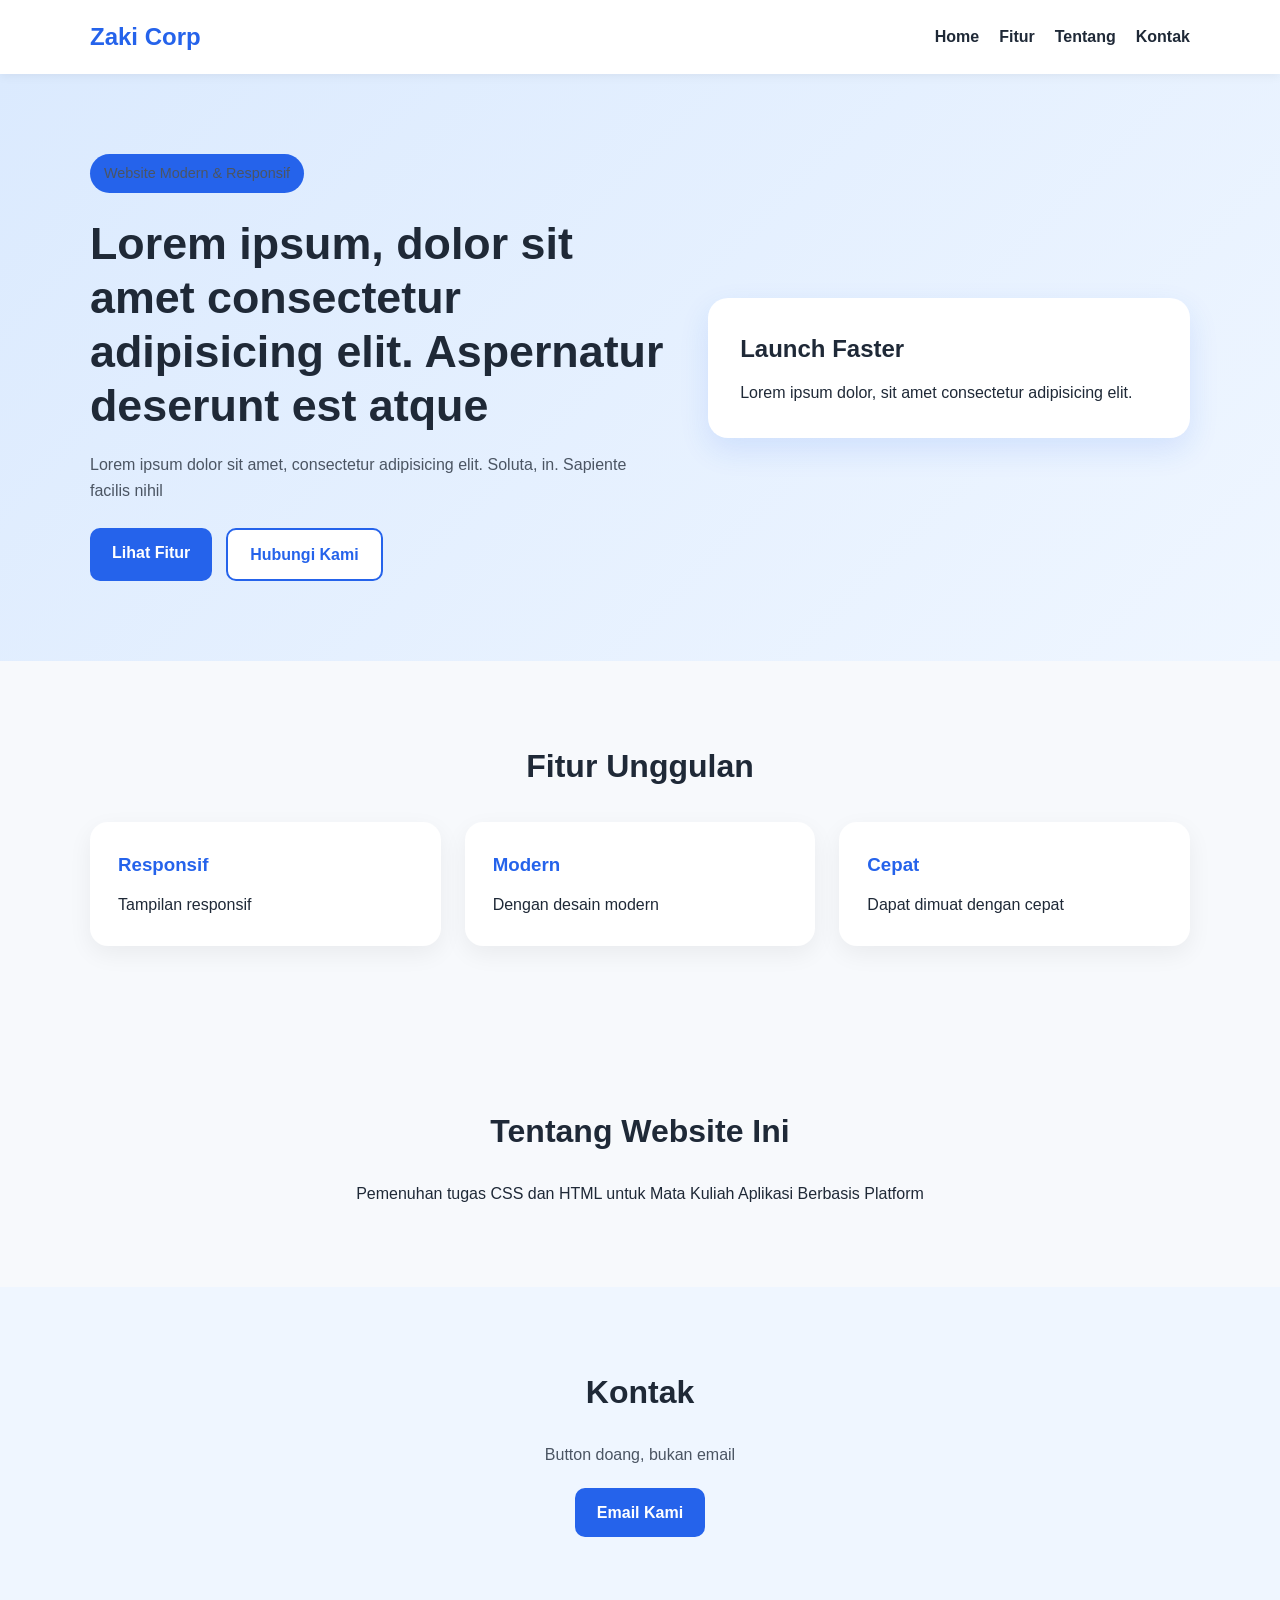
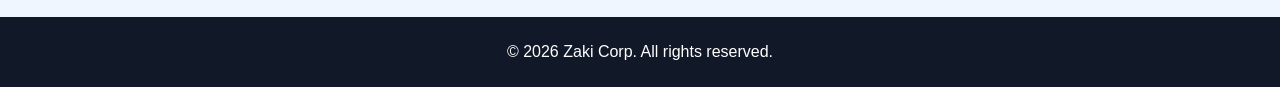
<file: index.html>
<!doctype html>
<html lang="en">
  <head>
    <meta charset="UTF-8" />
    <meta name="viewport" content="width=device-width, initial-scale=1.0" />
    <title>NaufalZaki | Landing Page</title>
    <link rel="stylesheet" href="style.css" />
  </head>
  <body>
    <header class="navbar">
      <div class="container nav-wrapper">
        <h1 class="logo">Zaki Corp</h1>
        <nav>
          <ul class="nav-menu">
            <li><a href="#home">Home</a></li>
            <li><a href="#fitur">Fitur</a></li>
            <li><a href="#tentang">Tentang</a></li>
            <li><a href="#kontak">Kontak</a></li>
          </ul>
        </nav>
      </div>
    </header>

    <main>
      <section class="hero" id="home">
        <div class="container hero-content">
          <div class="hero-text">
            <p class="tag">Website Modern & Responsif</p>
            <h2>
              Lorem ipsum, dolor sit amet consectetur adipisicing elit.
              Aspernatur deserunt est atque
            </h2>
            <p>
              Lorem ipsum dolor sit amet, consectetur adipisicing elit. Soluta,
              in. Sapiente facilis nihil
            </p>
            <div class="hero-buttons">
              <a href="#fitur" class="btn btn-primary">Lihat Fitur</a>
              <a href="#kontak" class="btn btn-secondary">Hubungi Kami</a>
            </div>
          </div>
          <div class="hero-card">
            <div class="card">
              <h3>Launch Faster</h3>
              <p>Lorem ipsum dolor, sit amet consectetur adipisicing elit.</p>
            </div>
          </div>
        </div>
      </section>

      <section class="features" id="fitur">
        <div class="container">
          <h2 class="section-title">Fitur Unggulan</h2>
          <div class="feature-grid">
            <article class="feature-box">
              <h3>Responsif</h3>
              <p>Tampilan responsif</p>
            </article>
            <article class="feature-box">
              <h3>Modern</h3>
              <p>Dengan desain modern</p>
            </article>
            <article class="feature-box">
              <h3>Cepat</h3>
              <p>Dapat dimuat dengan cepat</p>
            </article>
          </div>
        </div>
      </section>

      <section class="about" id="tentang">
        <div class="container about-content">
          <div>
            <h2 class="section-title">Tentang Website Ini</h2>
            <p>
              Pemenuhan tugas CSS dan HTML untuk Mata Kuliah Aplikasi Berbasis
              Platform
            </p>
          </div>
        </div>
      </section>

      <section class="contact" id="kontak">
        <div class="container">
          <h2 class="section-title">Kontak</h2>
          <p class="contact-text">Button doang, bukan email</p>
          <a href="" class="btn btn-primary">Email Kami</a>
        </div>
      </section>
    </main>

    <footer class="footer">
      <div class="container">
        <p>&copy; 2026 Zaki Corp. All rights reserved.</p>
      </div>
    </footer>
  </body>
</html>
</file>
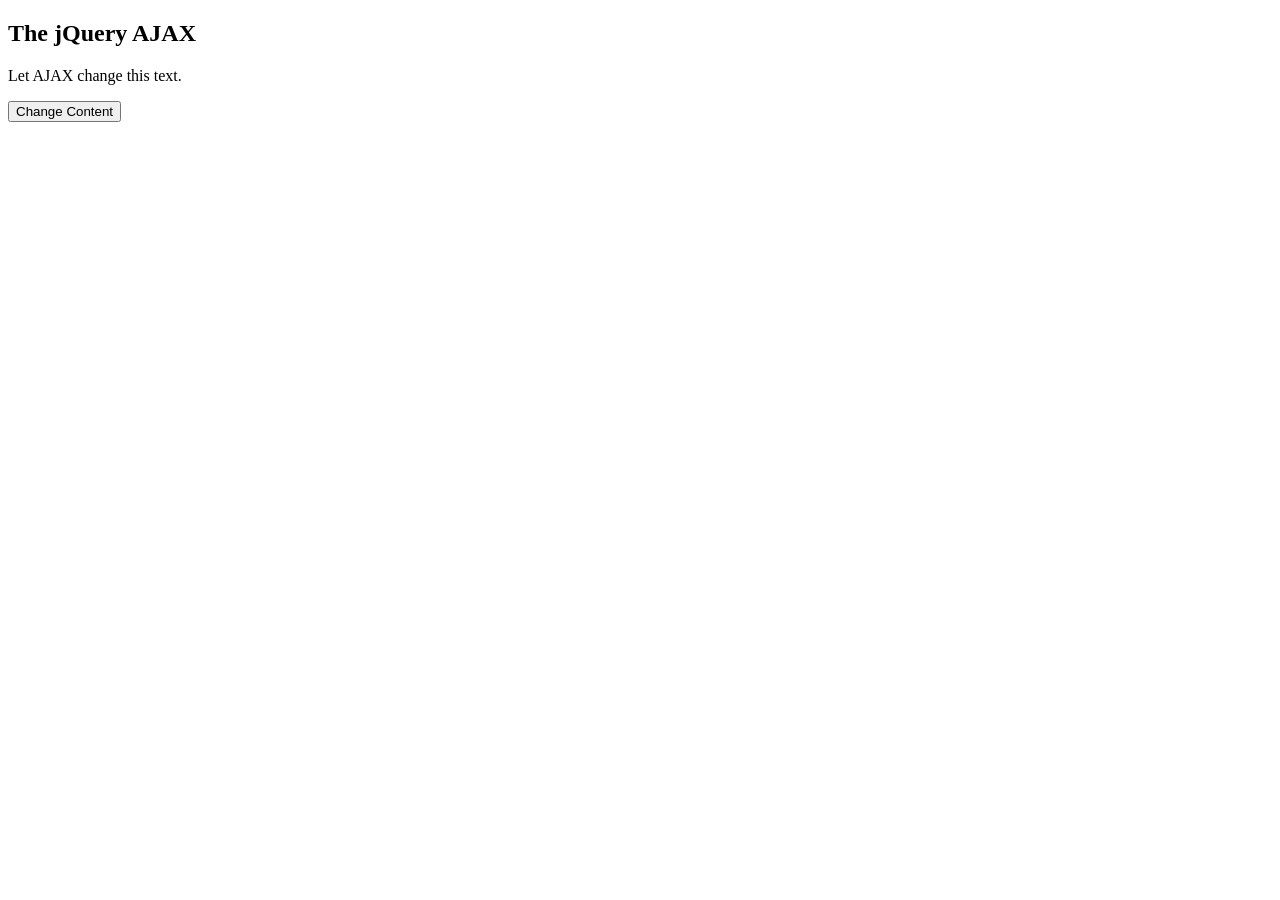
<file: ajax/index.html>
<!doctype html>
<html lang="en">
  <head>
    <meta charset="UTF-8" />
    <meta name="viewport" content="width=device-width, initial-scale=1.0" />
    <title>AJAX</title>
    <script src="https://code.jquery.com/jquery-3.6.0.min.js"></script>

    <!--
    NAUFAL ZAKI
    2311102120
    -->
  </head>
  <body>
    <h2>The jQuery AJAX</h2>
    <p id="demo">Let AJAX change this text.</p>
    <button type="button" id="changeBtn">Change Content</button>

    <script>
      $(document).ready(function () {
        $("#changeBtn").click(function () {
          $("#demo").load("ajax_info.txt");
        });
      });
    </script>
  </body>
</html>
</file>
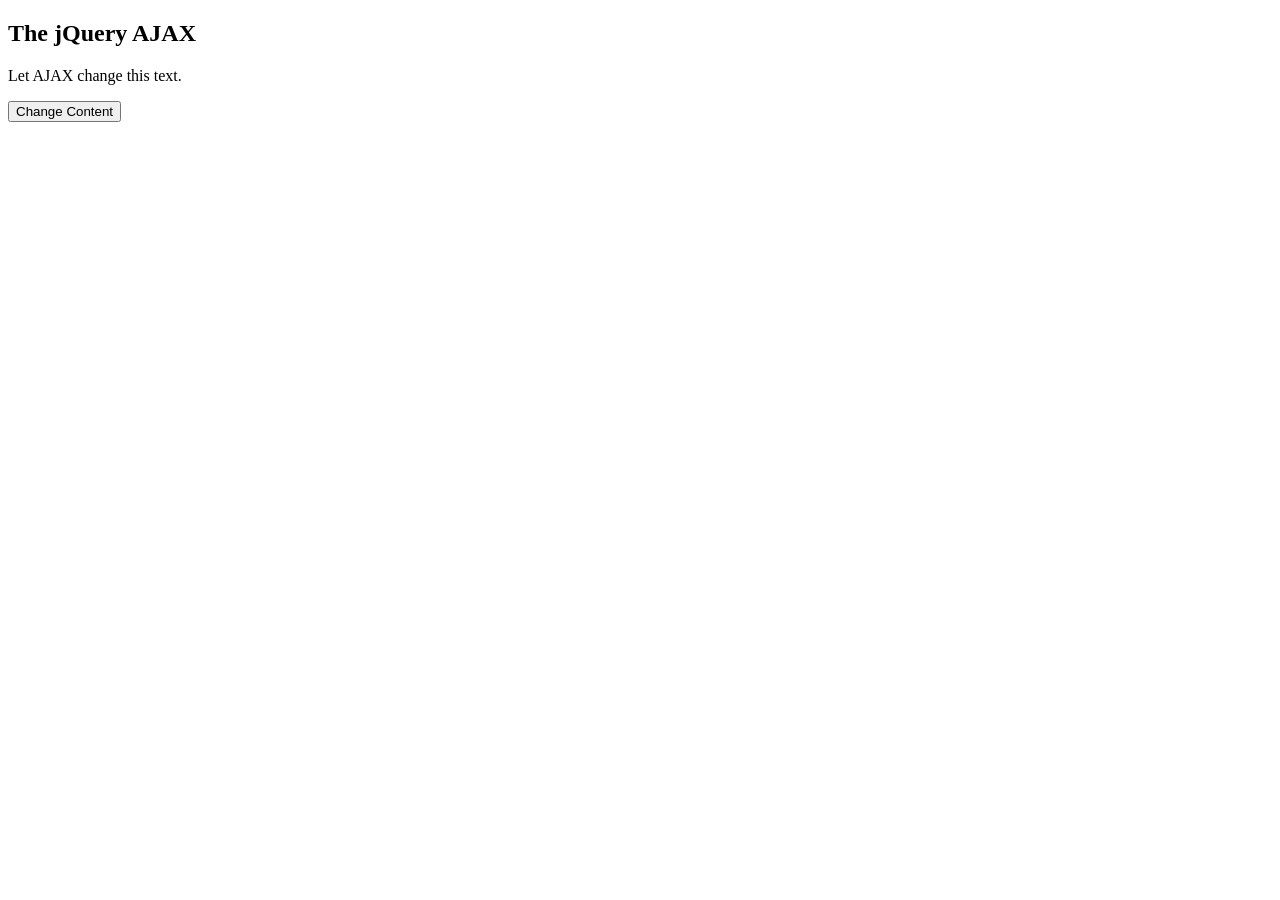
<file: ajax/ajaxjQuery.html>
<!doctype html>
<html lang="en">
  <head>
    <meta charset="UTF-8" />
    <meta name="viewport" content="width=device-width, initial-scale=1.0" />
    <title>AJAX with jQuery</title>

    <!--
    NAUFAL ZAKI
    2311102120
    -->
  </head>
  <body>
    <h2>The jQuery AJAX</h2>
    <p id="demo">Let AJAX change this text.</p>
    <button type="button" id="changeBtn">Change Content</button>

    <script src="https://code.jquery.com/jquery-3.6.0.min.js"></script>
    <script>
      $(document).ready(function () {
        $("#changeBtn").click(function () {
          $.ajax({
            // URL yang akan diakses
            url: "ajax_info.txt",
            // Metode HTTP yang digunakan (POST/GET)
            type: "GET",
            // Data yang dikirim ke server
            data: {
              id: 123,
              name: "John",
            },

            // Tipe data yang diharapkan dari server
            dataType: "html",
            // Waktu timeout dalam milidetik (5 detik)
            timeout: 5000,
            // Callback ketika request berhasil
            success: function (result) {
              $("#demo").html(result);
            },

            // Callback ketika request gagal
            error: function (xhr, status, error) {
              $("#demo").html("Error: " + error);
            },

            // Callback yang selalu dijalankan setelah request selesai
            complete: function (xhr, status) {
              console.log("Request completed with status: " + status);
            },
          });
        });
      });
    </script>
  </body>
</html>
</file>
<file: style.css>
* {
  margin: 0;
  padding: 0;
  box-sizing: border-box;
}

body {
  font-family: Arial, sans-serif;
  line-height: 1.6;
  background-color: #f7f9fc;
  color: #1f2937;
}

a {
  text-decoration: none;
  color: inherit;
}

.container {
  width: 90%;
  max-width: 1100px;
  margin: 0 auto;
}

.navbar {
  background-color: #ffffff;
  box-shadow: 0 2px 10px rgba(0, 0, 0, 0.06);
  position: sticky;
  top: 0;
  z-index: 100;
}

.nav-wrapper {
  display: flex;
  justify-content: space-between;
  align-items: center;
  padding: 18px 0;
}

.logo {
  font-size: 1.5rem;
  color: #2563eb;
}

.nav-menu {
  display: flex;
  gap: 20px;
  list-style: none;
}

.nav-menu a {
  font-weight: 600;
  transition: 0.3s;
}

.nav-menu a:hover {
  color: #2563eb;
}

.hero {
  padding: 80px 0;
  background: linear-gradient(135deg, #dbeafe, #eff6ff);
}

.hero-content {
  display: grid;
  grid-template-columns: 1.2fr 1fr;
  gap: 40px;
  align-items: center;
}

.tag {
  display: inline-block;
  background-color: #2563eb;
  color: #fff;
  padding: 8px 14px;
  border-radius: 999px;
  font-size: 0.9rem;
  margin-bottom: 20px;
}

.hero-text h2 {
  font-size: 2.8rem;
  margin-bottom: 20px;
  line-height: 1.2;
}

.hero-text p {
  margin-bottom: 24px;
  color: #4b5563;
}

.hero-buttons {
  display: flex;
  gap: 14px;
  flex-wrap: wrap;
}

.btn {
  display: inline-block;
  padding: 12px 22px;
  border-radius: 10px;
  font-weight: bold;
  transition: 0.3s;
}

.btn-primary {
  background-color: #2563eb;
  color: #fff;
}

.btn-primary:hover {
  background-color: #1d4ed8;
}

.btn-secondary {
  background-color: #ffffff;
  color: #2563eb;
  border: 2px solid #2563eb;
}

.btn-secondary:hover {
  background-color: #2563eb;
  color: #fff;
}

.hero-card .card {
  background-color: #ffffff;
  padding: 32px;
  border-radius: 20px;
  box-shadow: 0 12px 30px rgba(37, 99, 235, 0.12);
}

.hero-card h3 {
  margin-bottom: 12px;
  font-size: 1.5rem;
}

.features,
.about,
.contact {
  padding: 80px 0;
}

.section-title {
  font-size: 2rem;
  margin-bottom: 24px;
  text-align: center;
}

.feature-grid {
  display: grid;
  grid-template-columns: repeat(3, 1fr);
  gap: 24px;
  margin-top: 30px;
}

.feature-box {
  background-color: #ffffff;
  padding: 28px;
  border-radius: 18px;
  box-shadow: 0 8px 24px rgba(0, 0, 0, 0.06);
  transition: transform 0.3s;
}

.feature-box:hover {
  transform: translateY(-6px);
}

.feature-box h3 {
  margin-bottom: 12px;
  color: #2563eb;
}

.about-content {
  text-align: center;
  max-width: 800px;
}

.contact {
  text-align: center;
  background-color: #eff6ff;
}

.contact-text {
  margin-bottom: 20px;
  color: #4b5563;
}

.footer {
  background-color: #111827;
  color: #ffffff;
  text-align: center;
  padding: 22px 0;
}

/* Responsive */
@media (max-width: 900px) {
  .hero-content {
    grid-template-columns: 1fr;
  }

  .feature-grid {
    grid-template-columns: 1fr;
  }

  .hero-text h2 {
    font-size: 2.2rem;
  }
}

@media (max-width: 600px) {
  .nav-wrapper {
    flex-direction: column;
    gap: 12px;
  }

  .nav-menu {
    flex-wrap: wrap;
    justify-content: center;
  }

  .hero {
    padding: 60px 0;
  }

  .hero-text h2 {
    font-size: 1.8rem;
  }
}
</file>
